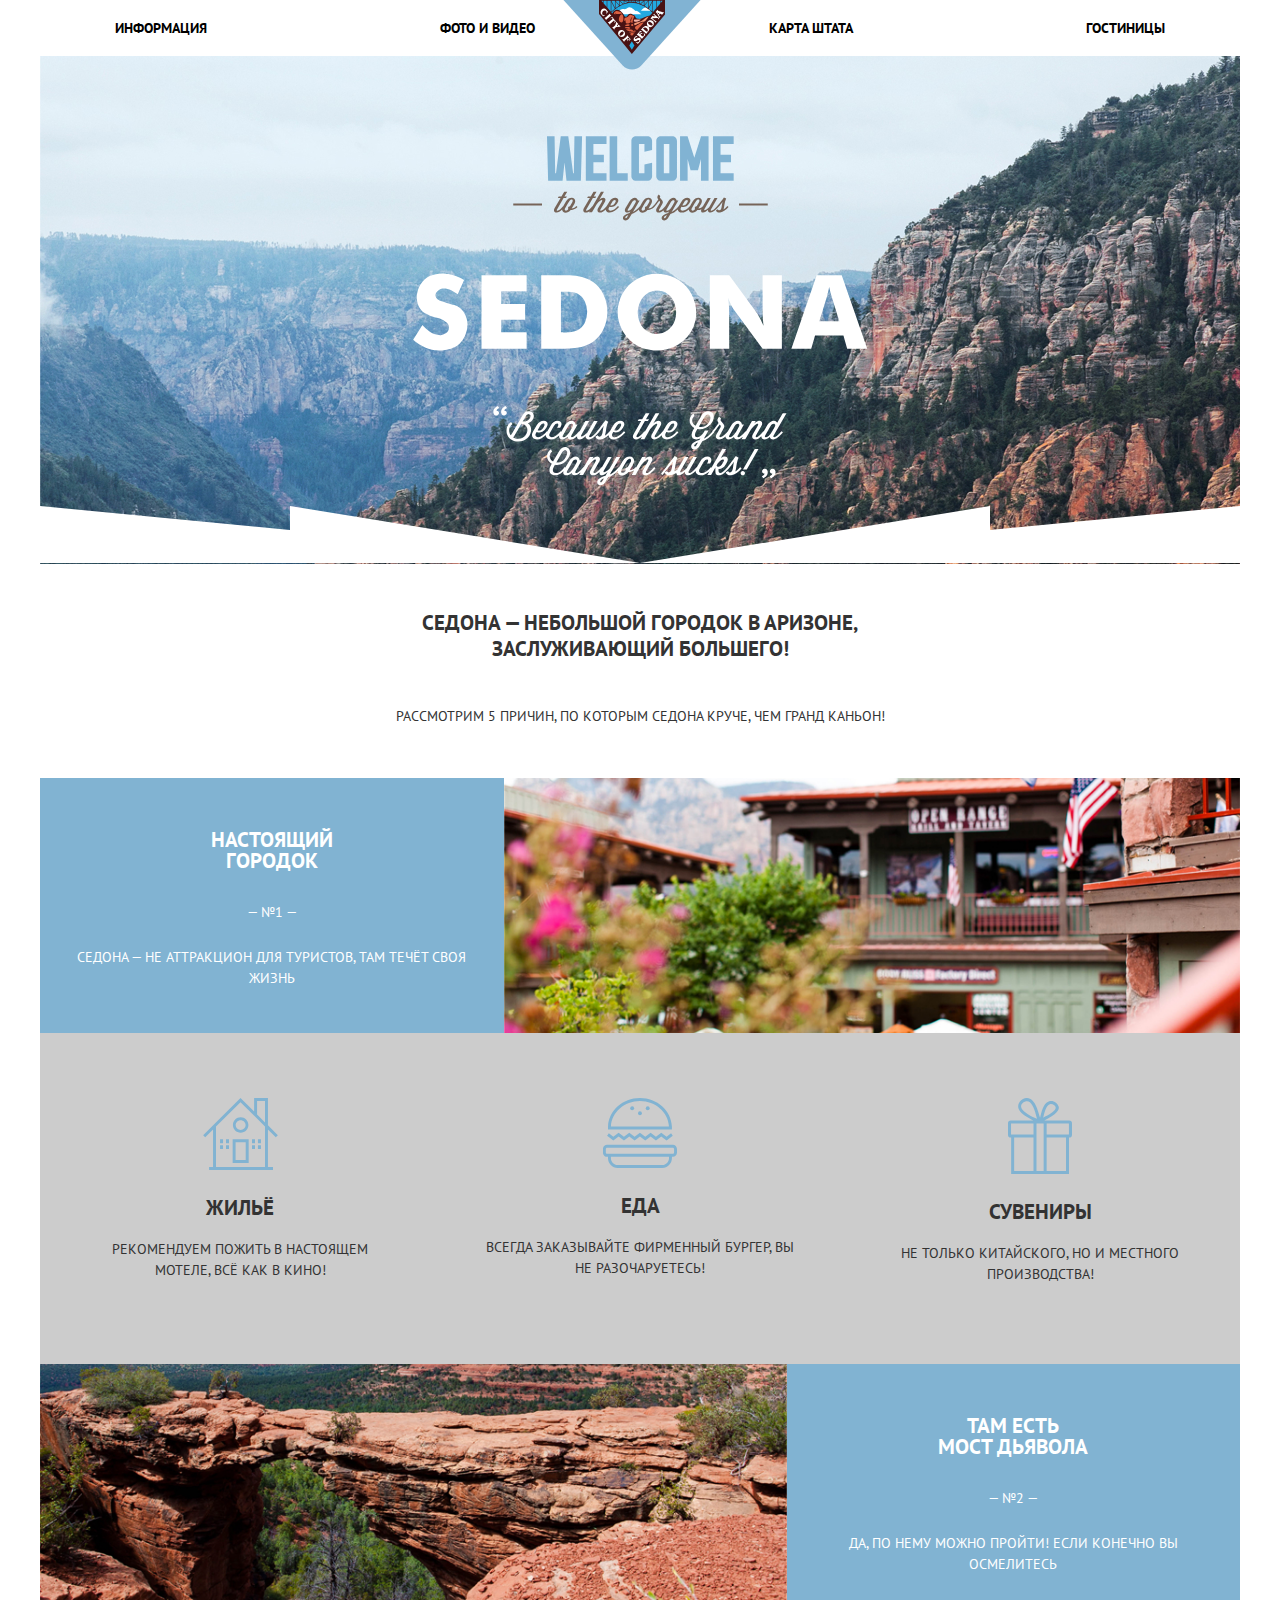
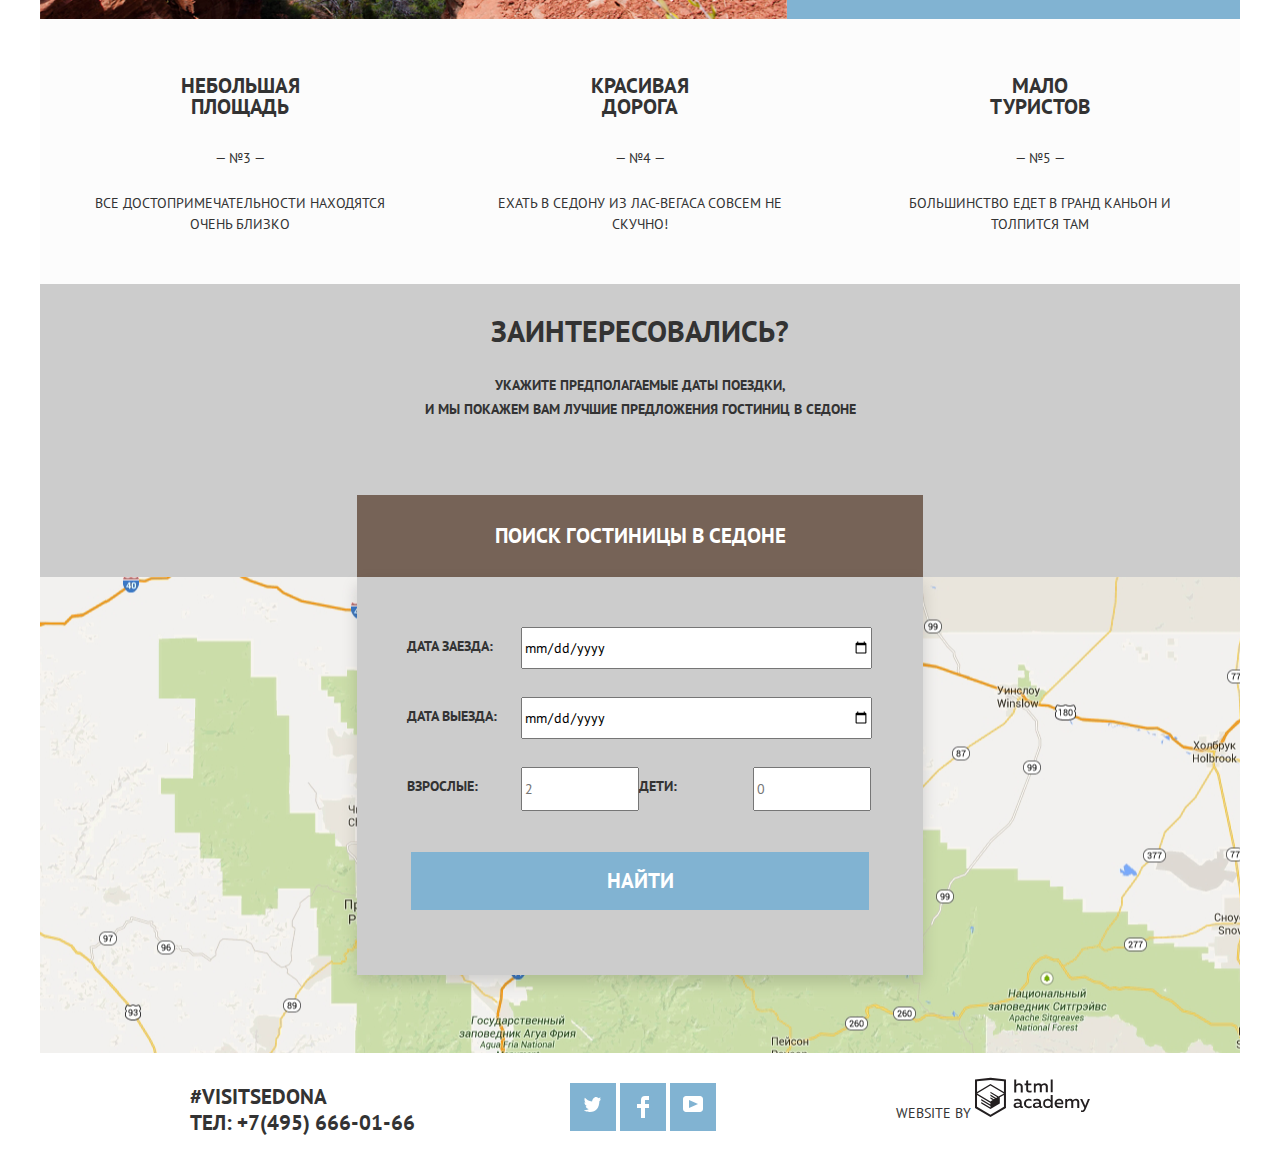
<file: sedona/index.html>
<!DOCTYPE html>
<html lang="ru">
  <head>
    <meta charset="utf-8">
    <link href="https://fonts.googleapis.com/css?family=PT+Sans:400,700&display=swap&subset=cyrillic,latin" rel="stylesheet">
    <link rel="stylesheet" type="text/css" href="css/normalize.css">
    <link rel="stylesheet" type="text/css" href="css/styles.css">
    <title>Седона: городок в Аризоне</title>
  </head>
  <body class="page container">
    <header class="page-header">
      <nav class="main-nav">
        <a><img src="img/logo-sedona.svg" width="138" height="71" alt="логотип Седоны" class="logo-sedona"></a>
        <ul class="main-nav-list">
          <li class="main-nav-item"><a>Информация</a></li>
          <li class="main-nav-item"><a href="media.html">Фото и видео</a></li>
          <li class="main-nav-item"><a href="map.html">Карта штата</a></li>
          <li class="main-nav-item"><a href="hotels.html">Гостиницы</a></li>
        </ul>
      </nav>
    </header>
    <main class="main-wrap">
      <h1 class="visually-hidden">О туризме в Седоне</h1>
      <section class="welcome-section">
        <div class="welcome-section-wrap">
        <img src="img/intro-welcome.svg" width="457" height="350" alt="Welcome to the gorgeous Sedona, because the Grand Canyon sucks">
        </div>
      </section>
      <section class="profits">
        <div class="profits-header">
        <h2 class="visually-hidden">Причины, по которым Седона круче Большого каньона</h2>
        <p class="profit-tagline">Седона — небольшой городок в Аризоне,<br>заслуживающий большего!</p>
        <p>Рассмотрим 5 причин, по которым Седона круче, чем гранд каньон!</p>
        </div>
        <ol class="profit-list">
          <li class="main-profit-big profit-list-item">
            <div class="big-profit-content">
              <h3>Настоящий<br>городок</h3>
              <p class="profit-number">— №1 —</p>
              <p>Седона — не аттракцион для туристов, там течёт своя жизнь</p>
            </div>
            <img src="img/sedona-house.jpg" width="800" height="255" alt="фотография Седоны" class="main-profit-big-pic">
          </li>
          <li class="profit-house profit-list-item profit-grey">
            <h3>Жильё</h3>
            <p>Рекомендуем пожить в настоящем мотеле, всё как в кино!</p>
          </li>
          <li class="profit-food profit-list-item profit-grey">
            <h3>Еда</h3>
            <p>Всегда заказывайте фирменный бургер, вы не разочаруетесь!</p>
          </li>
          <li class="profit-staff profit-list-item profit-grey">
            <h3>Сувениры</h3>
            <p>Не только китайского, но и местного производства!</p>
          </li>
          <li class="main-profit-big profit-list-item">
            <img src="img/devil-bridge.jpg" width="800" height="255" alt="мост дьявола" class="main-profit-big-pic">
            <div class="big-profit-content">
              <h3>Там есть<br>Мост дьявола</h3>
              <p class="profit-number">— №2 —</p>
              <p>Да, по нему можно пройти! Если конечно вы осмелитесь</p>
            </div>
          </li>
          <li class="profit-list-item">
            <h3>Небольшая<br>площадь</h3>
            <p class="profit-number">— №3 —</p>
            <p>Все достопримечательности находятся очень близко</p>
          </li>
          <li class="profit-list-item">
            <h3>Красивая<br>дорога</h3>
            <p class="profit-number">— №4 —</p>
            <p>Ехать в Седону из Лас-Вегаса совсем не скучно!</p>
          </li>
          <li class="profit-list-item">
            <h3>Мало<br>туристов</h3>
            <p class="profit-number">— №5 —</p>
            <p>Большинство едет в гранд каньон и толпится там</p>
          </li>
        </ol>
      </section>
      <section class="form-section">
        <div class="form-section-heading">
          <h2 class="visually-hidden">Заявка на подбор гостиницы</h2>
          <p class="interested">Заинтересовались?</p>
          <p>Укажите предполагаемые даты поездки,<br>и мы покажем вам лучшие предложения гостиниц в седоне</p>
        </div>
        <h3 class="main-form-legend">Поиск гостиницы в Седоне</h3>
        <div class="form-wrapper">
        <form method="get" action="hotels.html" class="main-form">
            <label for="arrive-date">Дата заезда:</label>
            <input type="date" name="arrive-date" id="arrive-date" value="24-04-2017" class="date-input">
            <label for="leave-date" >Дата выезда:</label>
            <input type="date" name="leave-date" id="leave-date" value="04-06-2017" class="date-input">
            <label for="adults">Взрослые:</label>
            <input type="number" step="1" name="adults" id="adults" placeholder="2" class="number-input">
            <label for="child">Дети:</label>
            <input type="number" step="1" name="child" id="child" placeholder="0" class="number-input">
          <button type="submit" name="submit" alt="найти жильё по заданным параметрам" class="submit-button">Найти</button><!-- Это вообще должно быть ссылкой, открывающейся в новом окне, на странице hotels.html-->
        </form>
        </div>
      </section>
    </main>
    <footer class="main-footer">
      <p class="footer-tag">#visitsedona<br>
      Тел: <a href="tel:+74956660166" alt="Телефон">+7(495) 666-01-66</a></p>
      <ul class="social-list">
        <li class="social-list-item"><a href="#" alt="twitter" class="twitter"></a></li>
        <li class="social-list-item"><a href="#" alt="facebook" class="facebook"></a></li>
        <li class="social-list-item"><a href="#" alt="youtube" class="youtube"></a></li>
      </ul>
      <p class="madeby">Website by <a href="https://htmlacademy.ru/intensive/htmlcss" target="_blank" rel="nofollow" alt="интенсив по html и css"><img src="img/logo-htmlacademy.svg" width="115" height="41" alt="логотип html academy"></a></p>
    </footer>
  </body>
</html>
</file>
<file: sedona/css/styles.css>
/*Общие стили*/
body {
	margin: 0;
	padding: 0;
	font-family: "PT Sans", Arial, sans-serif;
	font-size: 14px;
	color: #333333;
	text-transform: uppercase;
	background-color: #ffffff;
}

:root {
	--color-blue: #81B3D2;
	--color-darkgrey: #cccccc;
}

ul, li, ol {
	margin: 0;
	padding: 0;
}

.container {
	max-width: 1200px;
	margin: 0 auto;
	padding-left: 40px;
	padding-right: 40px;
}

.visually-hidden {
  position: absolute;
  clip: rect(1px, 1px, 1px, 1px);
  padding: 0;
  border: 0;
  height: 1px;
  width: 1px;
  overflow: hidden;
}

a {
	text-decoration: none;
}


/*Хедер*/
.page-header {
	height: 56px;
}

.main-nav a {
	color: #000000;
	font-weight: bold;
	font-size: 14px;
	line-height: 26px;
}

.main-nav-item:hover a {
	color: #81B3D2;
}

.main-nav-item:active a {
	color: rgb(0, 0, 0, 0.3);
}

.main-nav-list {
	list-style: none;
	display: flex;
	justify-content: space-between;
	position: relative;
	padding: 15px 75px;
}


.logo-sedona {
	position: absolute;
	top: -1px;
	left: 44%;
	z-index: 1;
}

/*Промо-секция*/
.welcome-section-wrap {
	background-color: rgb(0, 0, 0, 0.3);
	background-image: url("../img/background_view.jpg");
	background-size: 100%;
	background-position: top;
	background-repeat: no-repeat;
	height: 428px;
	text-align: center;
	padding-top: 80px;
}


/*Список преимуществ*/


.profits::before {
	content: "";
	background-image: url("../img/intro-mask.svg");
	background-position: center;
	background-repeat: no-repeat;
	width: 100%;
	height: 60px;
	position: absolute;
	left: 0;
	top: -4.15em;
}


.profits {
	width: 100%;
	margin: 0;
	position: relative;
}

.profits-header {
	text-align: center;
	padding-top: 25px;
	padding-bottom: 40px;
}

.profit-tagline {
	font-weight: bold;
	font-size: 21px;
	line-height: 26px;
	padding-bottom: 25px;
}

.profit-list {
	list-style-type: none;
	display: flex;
	flex-wrap: wrap;
	background: #F2F2F2;
}

.profit-list-item {
	width: 310px;
	padding: 35px 45px;
	text-align: center;
	font-size: 14px;
	line-height: 21px;
}

.profit-list h3 {
	font-size: 21px;
	line-height: 21px;
}

.main-profit-big {
	background-color: var(--color-blue);
	width: 1200px;
	height: 255px;
	display: flex;
	padding: 0;
}

.profit-list {
	display: flex;
	background: rgba(0, 0, 0, 0.01);
}

.main-profit-big-pic {
	object-fit: cover;
}

.big-profit-content {
	padding: 30px;
	color: #ffffff;
}

.profit-number {
	padding: 10px;
}

.profit-grey {
	width: 310px;
	padding: 65px 45px;
	background-color: var(--color-darkgrey);
}

.profit-house::before {
	content: url("../img/icon/icon-1.svg");
}

.profit-food::before {
	content: url("../img/icon/icon-3.svg");
}

.profit-staff::before {
	content: url("../img/icon/icon-2.svg");
}


/*Форма*/
.form-section {
	background-color: var(--color-darkgrey);
}

.form-section-heading {
	margin: 0 auto;
	text-align: center;
	font-weight: bold;
	font-size: 14px;
	line-height: 24px;
	padding: 5px 0 60px 0;
}

.interested {
	font-size: 30px;
	line-height: 24px;
}

.form-wrapper {
	width: 100%;
	background-image: url(../img/map.png);
	object-fit: cover;
	background-position: center;
	background-repeat: no-repeat;
	padding-bottom: 78px;
}


.main-form {
	margin: 0 auto;
	padding: 50px;
	display: flex;
	align-items: flex-start;
	flex-direction: row;
	flex-wrap: wrap;
	width: 466px;
	background: var(--color-darkgrey);
	box-shadow: 0px 7px 15px rgba(0, 1, 1, 0.15);
}

.main-form-legend {
	width: 566px;
	font-weight: bold;
	padding: 28px 0;
	text-align: center;
	font-size: 21px;
	line-height: 26px;
	background-color: #766357;
	color: #ffffff;
	margin: 0 auto;
}

.main-form label {
	margin-bottom: 32px;
	font-weight: bold;
	font-size: 14px;
	line-height: 38px;
	width: 114px;
}


.date-input {
	width: 346px;
	height: 38px;
}

.number-input {
	width: 110px;
	height: 38px;
}

.submit-button {
	border: none;
	color: #ffffff;
	font-weight: bold;
	font-size: 21px;
	line-height: 26px;
	margin: 15px auto;
	text-transform: uppercase;
	width: 458px;
	height: 58px;
	background: var(--color-blue);
}


/*Футер*/
.main-footer {
	max-width: 1200px;
	display: flex;
	justify-content: space-between;
	align-content: center;
	padding: 10px 150px;
}

.footer-tag {
	font-weight: bold;
	font-size: 21px;
	line-height: 26px;
}

.footer-tag a {
	text-decoration: none;
	color: inherit;
}

.madeby {
	font-size: 14px;
	line-height: 44px;
	vertical-align: middle;
}

.social-list {
	list-style: none;
	display: flex;
	margin: 20px 0;
}

.social-list-item {
	position: relative;
}

.twitter::before {
	content: url("../img/icon/twitter.svg");
	position: absolute;
	width: 46px;
	height: 48px;
	text-align: center;
	line-height: 48px;
	right: 40px;
	background-color: var(--color-blue);
}

.facebook::before {
	content: url("../img/icon/fb-icon.svg");
	position: absolute;
	width: 46px;
	height: 48px;
	text-align: center;
	line-height: 60px;
	right: -10px;
	background-color: var(--color-blue);
}

.youtube::before {
	content: url("../img/icon/youtube.svg");
	position: absolute;
	width: 46px;
	height: 48px;
	text-align: center;
	line-height: 48px;
	right: -60px;
	background-color: var(--color-blue);
}\
</file>
